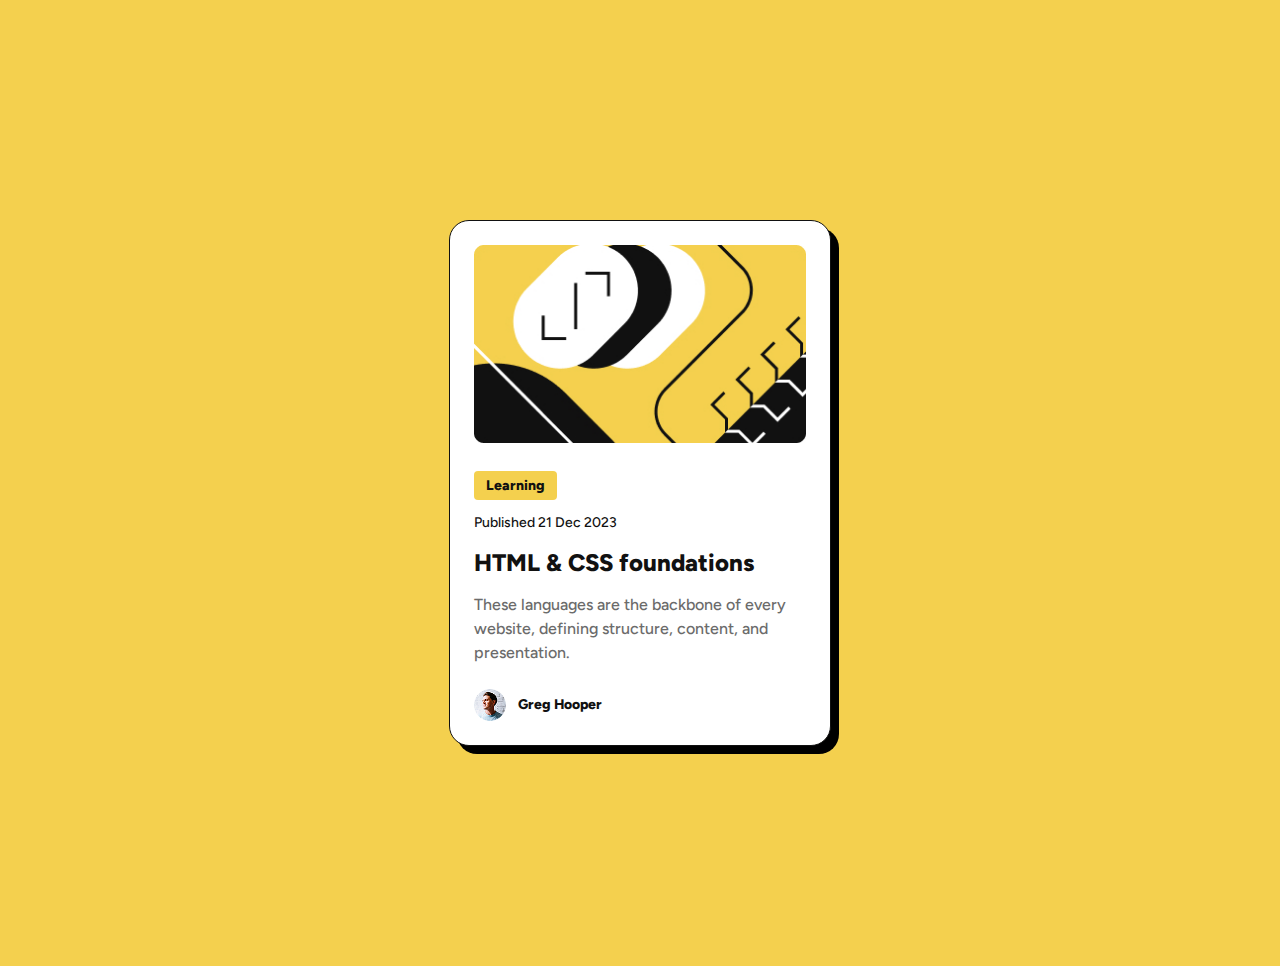
<file: index.html>
<!DOCTYPE html>
<html lang="en">
<head>
   <meta charset="UTF-8">
   <meta http-equiv="X-UA-Compatible" content="IE=edge">
   <meta name="viewport" content="width=device-width, initial-scale=1.0">
   <link href="https://fonts.googleapis.com/css?family=Figtree:regular,500,800" rel="stylesheet" />
   <link rel="stylesheet" href="style2.css">
   <title>Blog preview</title>
</head>
<body>
   <div class="wrapper">
      <img class="img-block" src="Blog Image.jpg" alt="mainImg" >
      <div class="content">
         <h2 class="category">
            Learning
         </h2>
         <h2 class="date">
            Published 21 Dec 2023
         </h2>
         <h1 class="title">
            HTML & CSS foundations
         </h1>
         <p class="descr">
            These languages are the backbone of every website, defining structure, content, and presentation.
         </p>
      </div>
      <div class="author">
         <img class="userpic" src="userpic.jpg" alt="userpic" >
         <h3 class="username">Greg Hooper</h3>
      </div>
   </div>
</body>
</html>
</file>
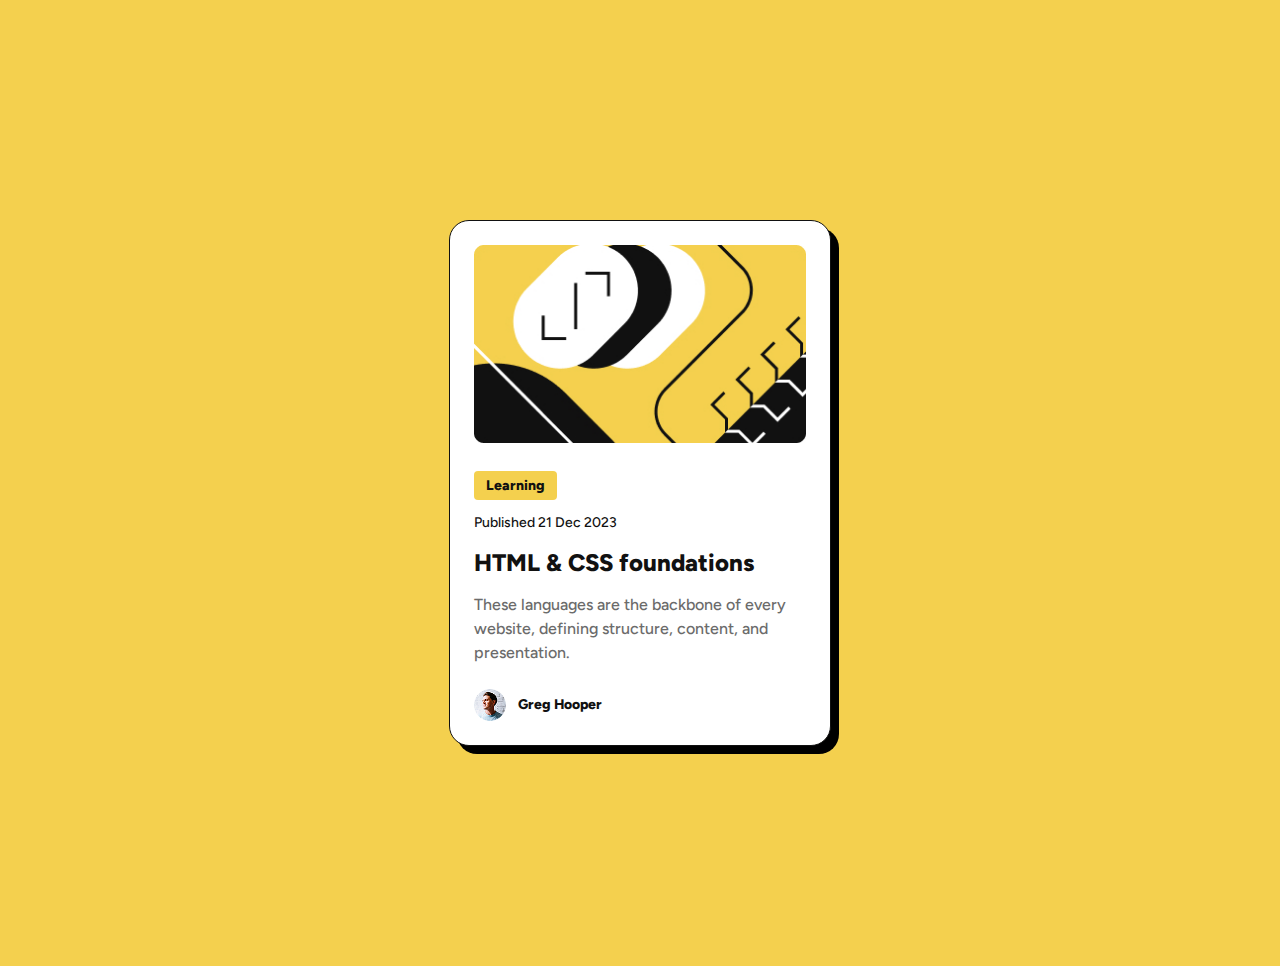
<file: index2.html>
<!DOCTYPE html>
<html lang="en">
<head>
   <meta charset="UTF-8">
   <meta http-equiv="X-UA-Compatible" content="IE=edge">
   <meta name="viewport" content="width=device-width, initial-scale=1.0">
   <link href="https://fonts.googleapis.com/css?family=Figtree:regular,500,800" rel="stylesheet" />
   <link rel="stylesheet" href="style2.css">
   <title>Blog preview</title>
</head>
<body>
   <div class="wrapper">
      <img class="img-block" src="Blog Image.jpg" alt="mainImg" >
      <div class="content">
         <h2 class="category">
            Learning
         </h2>
         <h2 class="date">
            Published 21 Dec 2023
         </h2>
         <h1 class="title">
            HTML & CSS foundations
         </h1>
         <p class="descr">
            These languages are the backbone of every website, defining structure, content, and presentation.
         </p>
      </div>
      <div class="author">
         <img class="userpic" src="userpic.jpg" alt="userpic" >
         <h3 class="username">Greg Hooper</h3>
      </div>
   </div>
</body>
</html>
</file>
<file: style2.css>
:root {
   --white: #fff;
   --yellow: #F4D04E;
   --dgrey: #111111;
   --lgrey: #6B6B6B;
}

* {
   padding: 0;
   margin: 0;
   box-sizing: border-box;
}

body {
   font-family: "Figtree", sans-serif;
   font-size: 16px;
   background-color: var(--yellow);
}

.wrapper {
   background-color: var(--white);
   max-width: 382px;
   height: auto;
   padding: 24px;
   margin: 220px auto;
   border: 1px solid var(--dgrey);
   border-radius: 20px;
   box-shadow: 8px 8px #000;
}

.img-block {
   width: 100%;
   height: auto;
   margin-bottom: 24px;
}

.content {
   margin-bottom: 24px;
}

.category {
   background-color: var(--yellow);
   font-size: 14px;
   font-weight: 800;
   line-height: 150%;
   color: var(--dgrey);

   border-radius: 4px;
   padding: 4px 12px;
   display: inline-block;
   margin-bottom: 12px;
}

.date {
   font-size: 14px;
   font-weight: 500;
   line-height: 150%;
   color: var(--dgrey);
   margin-bottom: 12px;
}

.title {
   font-size: 24px;
   font-weight: 800;
   line-height: 150%;
   color: var(--dgrey);
   margin-bottom: 12px;

   transition: 0.3s ease-in-out;
   cursor: pointer;
}

.title:hover {
   color: var(--yellow);
} 

.descr {
   font-size: 16px;
   font-weight: 500;
   line-height: 150%;
   color: var(--lgrey);
}

.author {
   display: flex;
   justify-content: start;
   align-items: center;
}

.userpic {
   margin-right: 12px;
   border-radius: 100%;
}

.username {
   font-size: 14px;
   font-weight: 800;
   line-height: 150%;
   color: var(--dgrey);
}

@media (max-width: 424px) {
   .wrapper {
      max-width: 327px;
      height: auto;
      padding: 24px;
      margin: 156px 24px;
   }

   .category {
      font-size: 12px;
      font-weight: 800;
   }

   .date {
      font-size: 12px;
      font-weight: 500;
   }

   .title {
      font-size: 20px;
   }

   .descr {
      font-size: 14px;
   }

   .username {
      font-size: 12px;
   }
}
</file>
